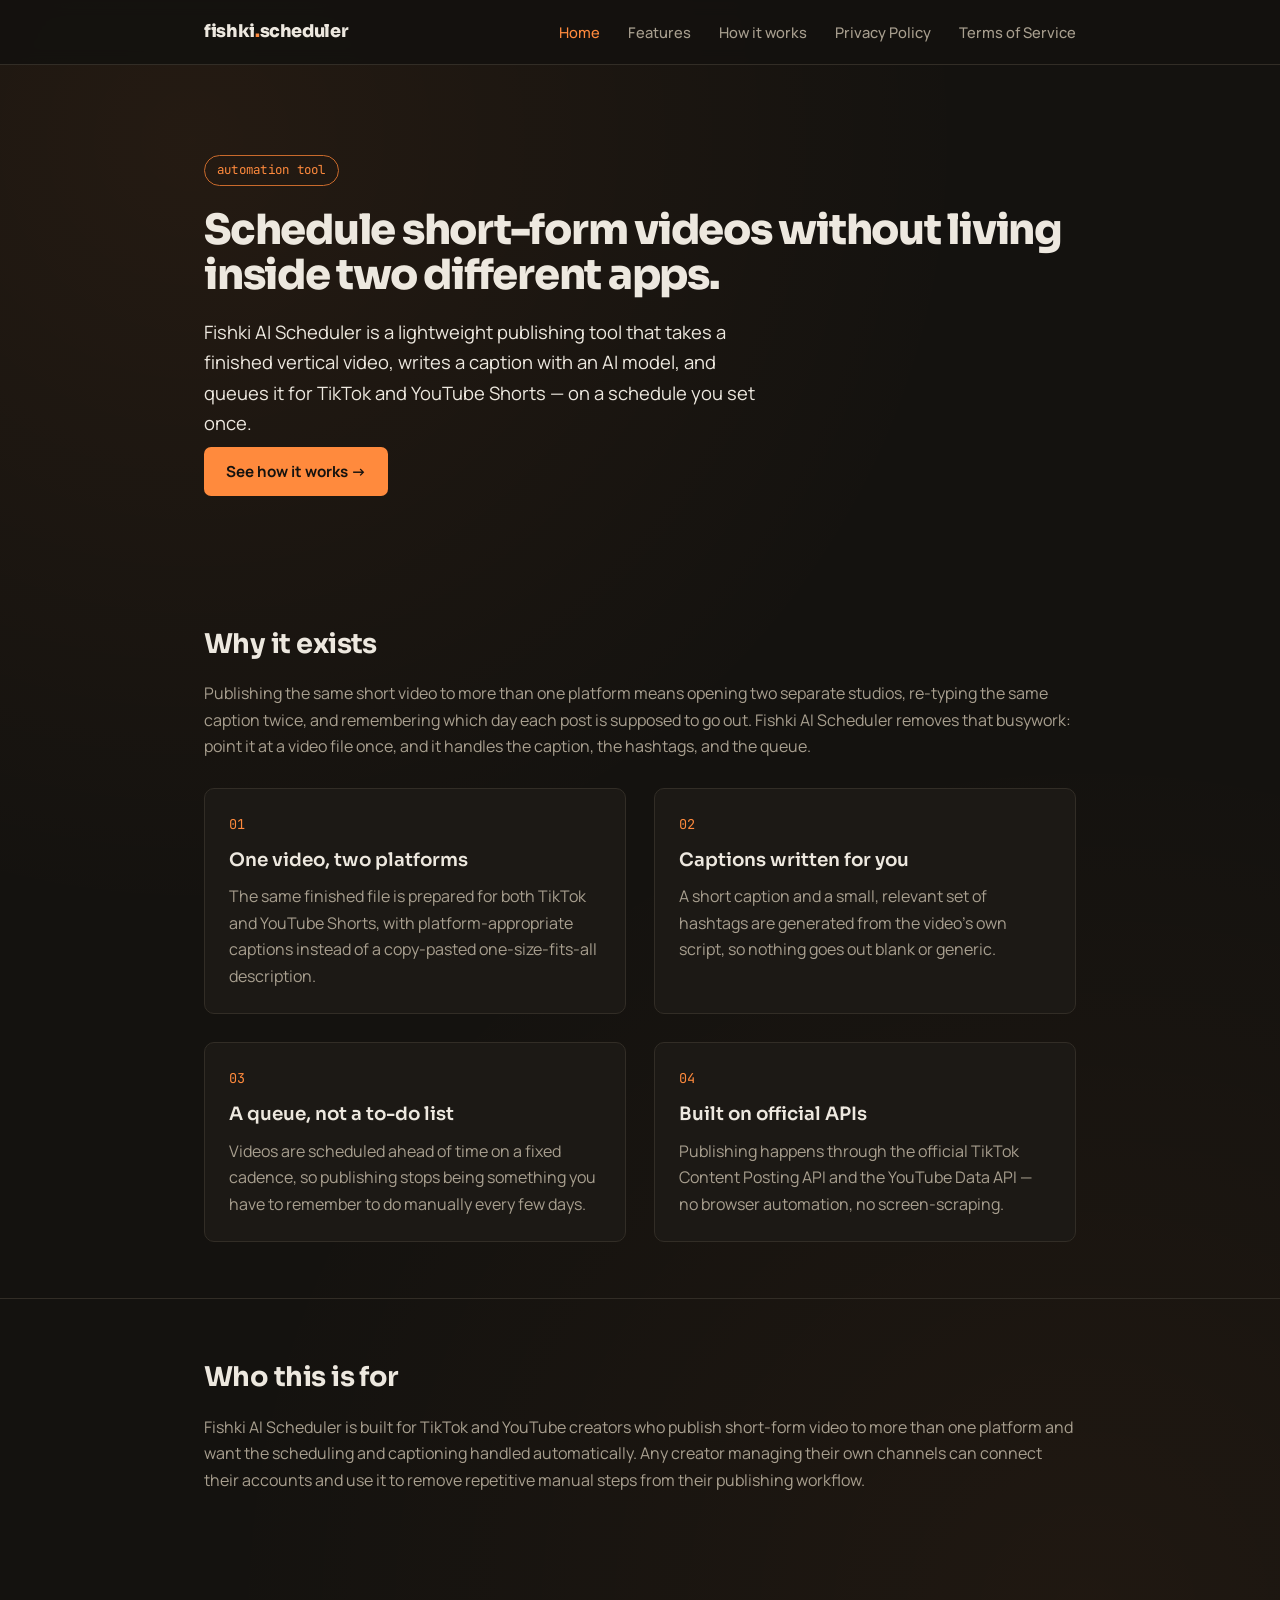
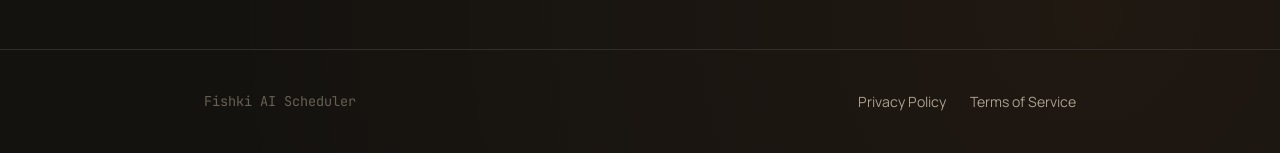
<file: index.html>
<!DOCTYPE html>
<html lang="en">
<head>
<meta charset="UTF-8">
<meta name="viewport" content="width=device-width, initial-scale=1">
  <link rel="icon" href="favicon.jpg">
<title>Fishki AI Scheduler — automated video publishing tool</title>
<meta name="description" content="Fishki AI Scheduler is a lightweight automation tool for scheduling and publishing short-form videos to TikTok and YouTube Shorts.">
<link rel="stylesheet" href="styles.css">
</head>
<body>

<nav>
  <div class="wrap">
    <a href="index.html" class="logo">fishki<span>.</span>scheduler</a>
    <div class="navlinks">
      <a href="index.html" class="active">Home</a>
      <a href="features.html">Features</a>
      <a href="how-it-works.html">How it works</a>
      <a href="privacy.html">Privacy Policy</a>
      <a href="terms.html">Terms of Service</a>
    </div>
  </div>
</nav>

<header class="hero">
  <div class="wrap">
    <div class="tag">automation tool</div>
    <h1>Schedule short-form videos without living inside two different apps.</h1>
    <p class="lead">Fishki AI Scheduler is a lightweight publishing tool that takes a finished vertical video, writes a caption with an AI model, and queues it for TikTok and YouTube Shorts — on a schedule you set once.</p>
    <a href="how-it-works.html" class="btn">See how it works →</a>
  </div>
</header>

<section>
  <div class="wrap">
    <h2>Why it exists</h2>
    <p>Publishing the same short video to more than one platform means opening two separate studios, re-typing the same caption twice, and remembering which day each post is supposed to go out. Fishki AI Scheduler removes that busywork: point it at a video file once, and it handles the caption, the hashtags, and the queue.</p>
    <div class="grid">
      <div class="card">
        <span class="num">01</span>
        <h3>One video, two platforms</h3>
        <p>The same finished file is prepared for both TikTok and YouTube Shorts, with platform-appropriate captions instead of a copy-pasted one-size-fits-all description.</p>
      </div>
      <div class="card">
        <span class="num">02</span>
        <h3>Captions written for you</h3>
        <p>A short caption and a small, relevant set of hashtags are generated from the video's own script, so nothing goes out blank or generic.</p>
      </div>
      <div class="card">
        <span class="num">03</span>
        <h3>A queue, not a to-do list</h3>
        <p>Videos are scheduled ahead of time on a fixed cadence, so publishing stops being something you have to remember to do manually every few days.</p>
      </div>
      <div class="card">
        <span class="num">04</span>
        <h3>Built on official APIs</h3>
        <p>Publishing happens through the official TikTok Content Posting API and the YouTube Data API — no browser automation, no screen-scraping.</p>
      </div>
    </div>
  </div>
</section>

<section>
  <div class="wrap">
    <h2>Who this is for</h2>
    <p>Fishki AI Scheduler is built for TikTok and YouTube creators who publish short-form video to more than one platform and want the scheduling and captioning handled automatically. Any creator managing their own channels can connect their accounts and use it to remove repetitive manual steps from their publishing workflow.</p>
  </div>
</section>

<footer>
  <div class="wrap">
    <div class="fmuted">Fishki AI Scheduler</div>
    <div class="flinks">
      <a href="privacy.html">Privacy Policy</a>
      <a href="terms.html">Terms of Service</a>
    </div>
  </div>
</footer>

</body>
</html>
</file>
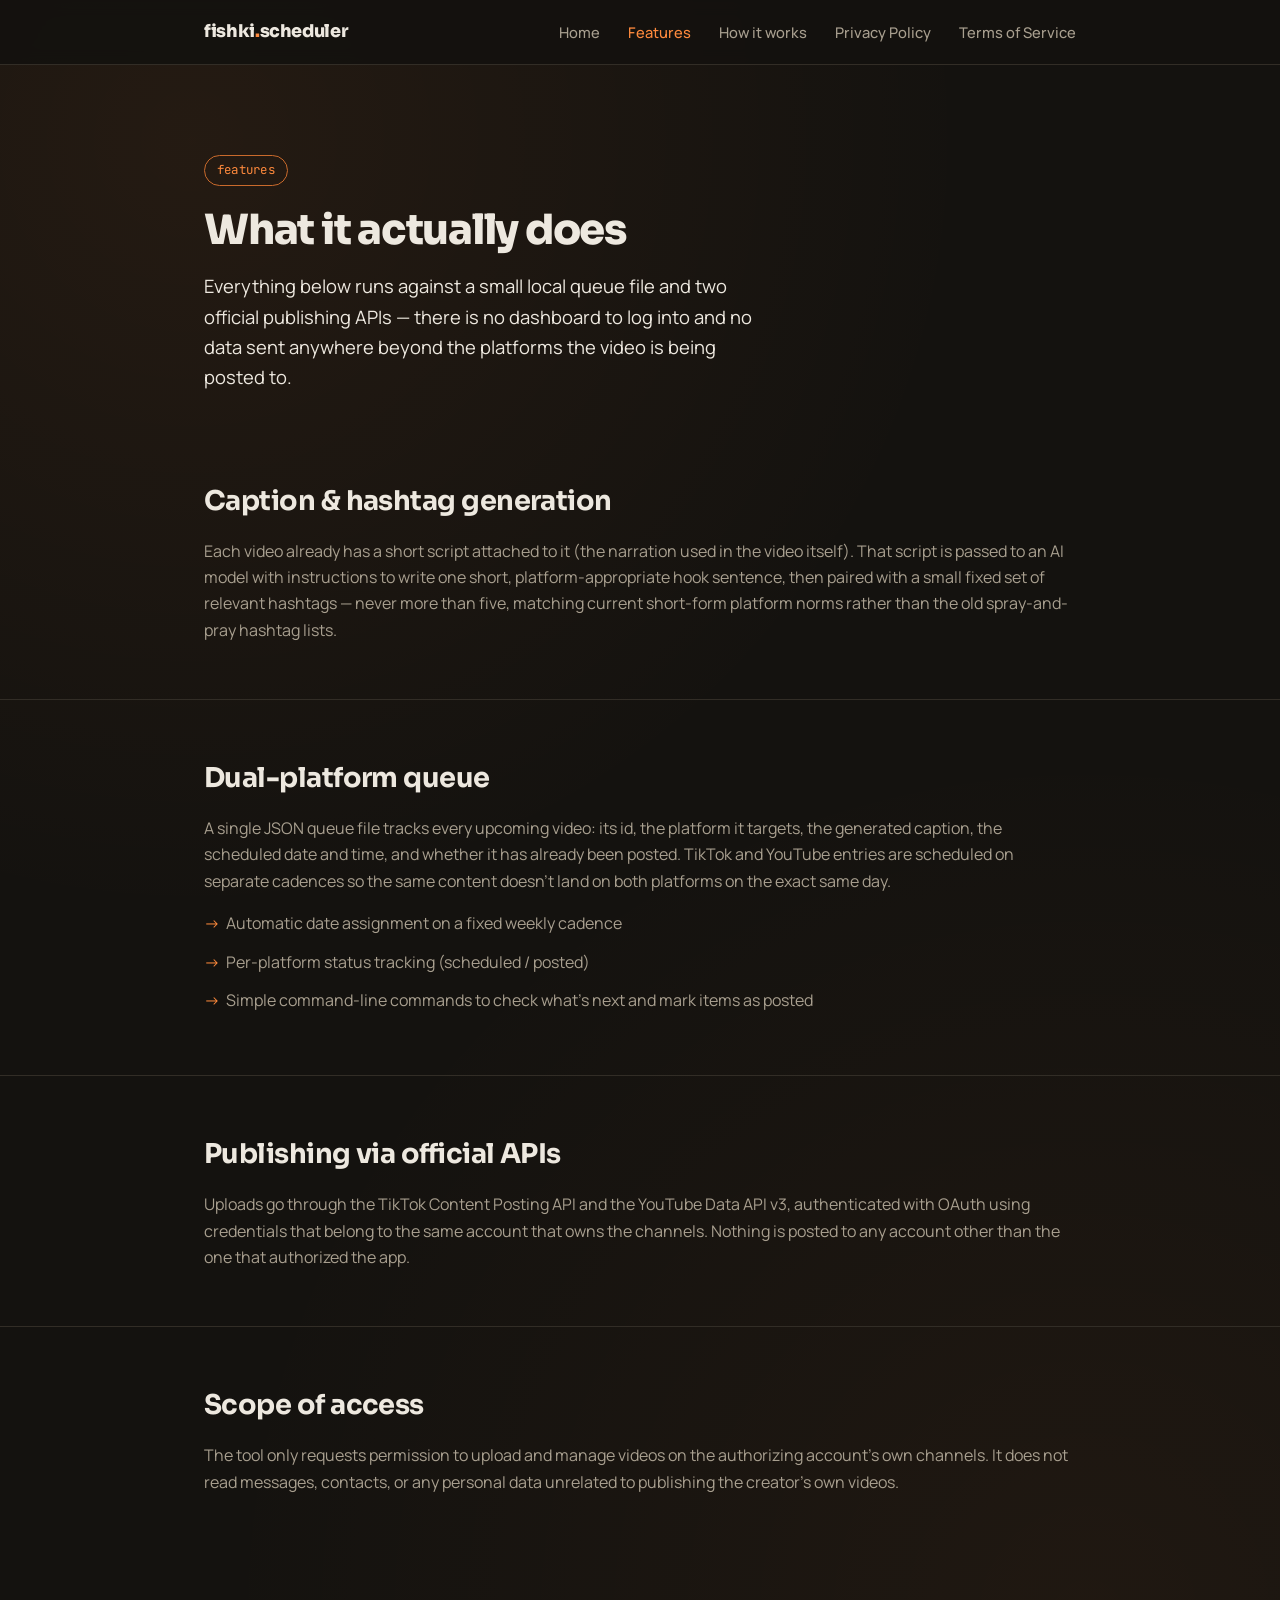
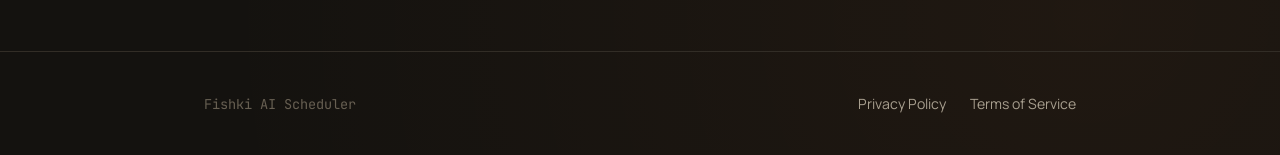
<file: features.html>
<!DOCTYPE html>
<html lang="en">
<head>
<meta charset="UTF-8">
<meta name="viewport" content="width=device-width, initial-scale=1">
  <link rel="icon" href="favicon.jpg">
<title>Features — Fishki AI Scheduler</title>
<meta name="description" content="What Fishki AI Scheduler actually does: caption generation, dual-platform queueing, and scheduled publishing via official APIs.">
<link rel="stylesheet" href="styles.css">
</head>
<body>

<nav>
  <div class="wrap">
    <a href="index.html" class="logo">fishki<span>.</span>scheduler</a>
    <div class="navlinks">
      <a href="index.html">Home</a>
      <a href="features.html" class="active">Features</a>
      <a href="how-it-works.html">How it works</a>
      <a href="privacy.html">Privacy Policy</a>
      <a href="terms.html">Terms of Service</a>
    </div>
  </div>
</nav>

<header class="hero" style="padding-bottom: 30px;">
  <div class="wrap">
    <div class="tag">features</div>
    <h1>What it actually does</h1>
    <p class="lead">Everything below runs against a small local queue file and two official publishing APIs — there is no dashboard to log into and no data sent anywhere beyond the platforms the video is being posted to.</p>
  </div>
</header>

<section>
  <div class="wrap">
    <h2>Caption &amp; hashtag generation</h2>
    <p>Each video already has a short script attached to it (the narration used in the video itself). That script is passed to an AI model with instructions to write one short, platform-appropriate hook sentence, then paired with a small fixed set of relevant hashtags — never more than five, matching current short-form platform norms rather than the old spray-and-pray hashtag lists.</p>
  </div>
</section>

<section>
  <div class="wrap">
    <h2>Dual-platform queue</h2>
    <p>A single JSON queue file tracks every upcoming video: its id, the platform it targets, the generated caption, the scheduled date and time, and whether it has already been posted. TikTok and YouTube entries are scheduled on separate cadences so the same content doesn't land on both platforms on the exact same day.</p>
    <ul class="plain">
      <li>Automatic date assignment on a fixed weekly cadence</li>
      <li>Per-platform status tracking (scheduled / posted)</li>
      <li>Simple command-line commands to check what's next and mark items as posted</li>
    </ul>
  </div>
</section>

<section>
  <div class="wrap">
    <h2>Publishing via official APIs</h2>
    <p>Uploads go through the TikTok Content Posting API and the YouTube Data API v3, authenticated with OAuth using credentials that belong to the same account that owns the channels. Nothing is posted to any account other than the one that authorized the app.</p>
  </div>
</section>

<section>
  <div class="wrap">
    <h2>Scope of access</h2>
    <p>The tool only requests permission to upload and manage videos on the authorizing account's own channels. It does not read messages, contacts, or any personal data unrelated to publishing the creator's own videos.</p>
  </div>
</section>

<footer>
  <div class="wrap">
    <div class="fmuted">Fishki AI Scheduler</div>
    <div class="flinks">
      <a href="privacy.html">Privacy Policy</a>
      <a href="terms.html">Terms of Service</a>
    </div>
  </div>
</footer>

</body>
</html>
</file>
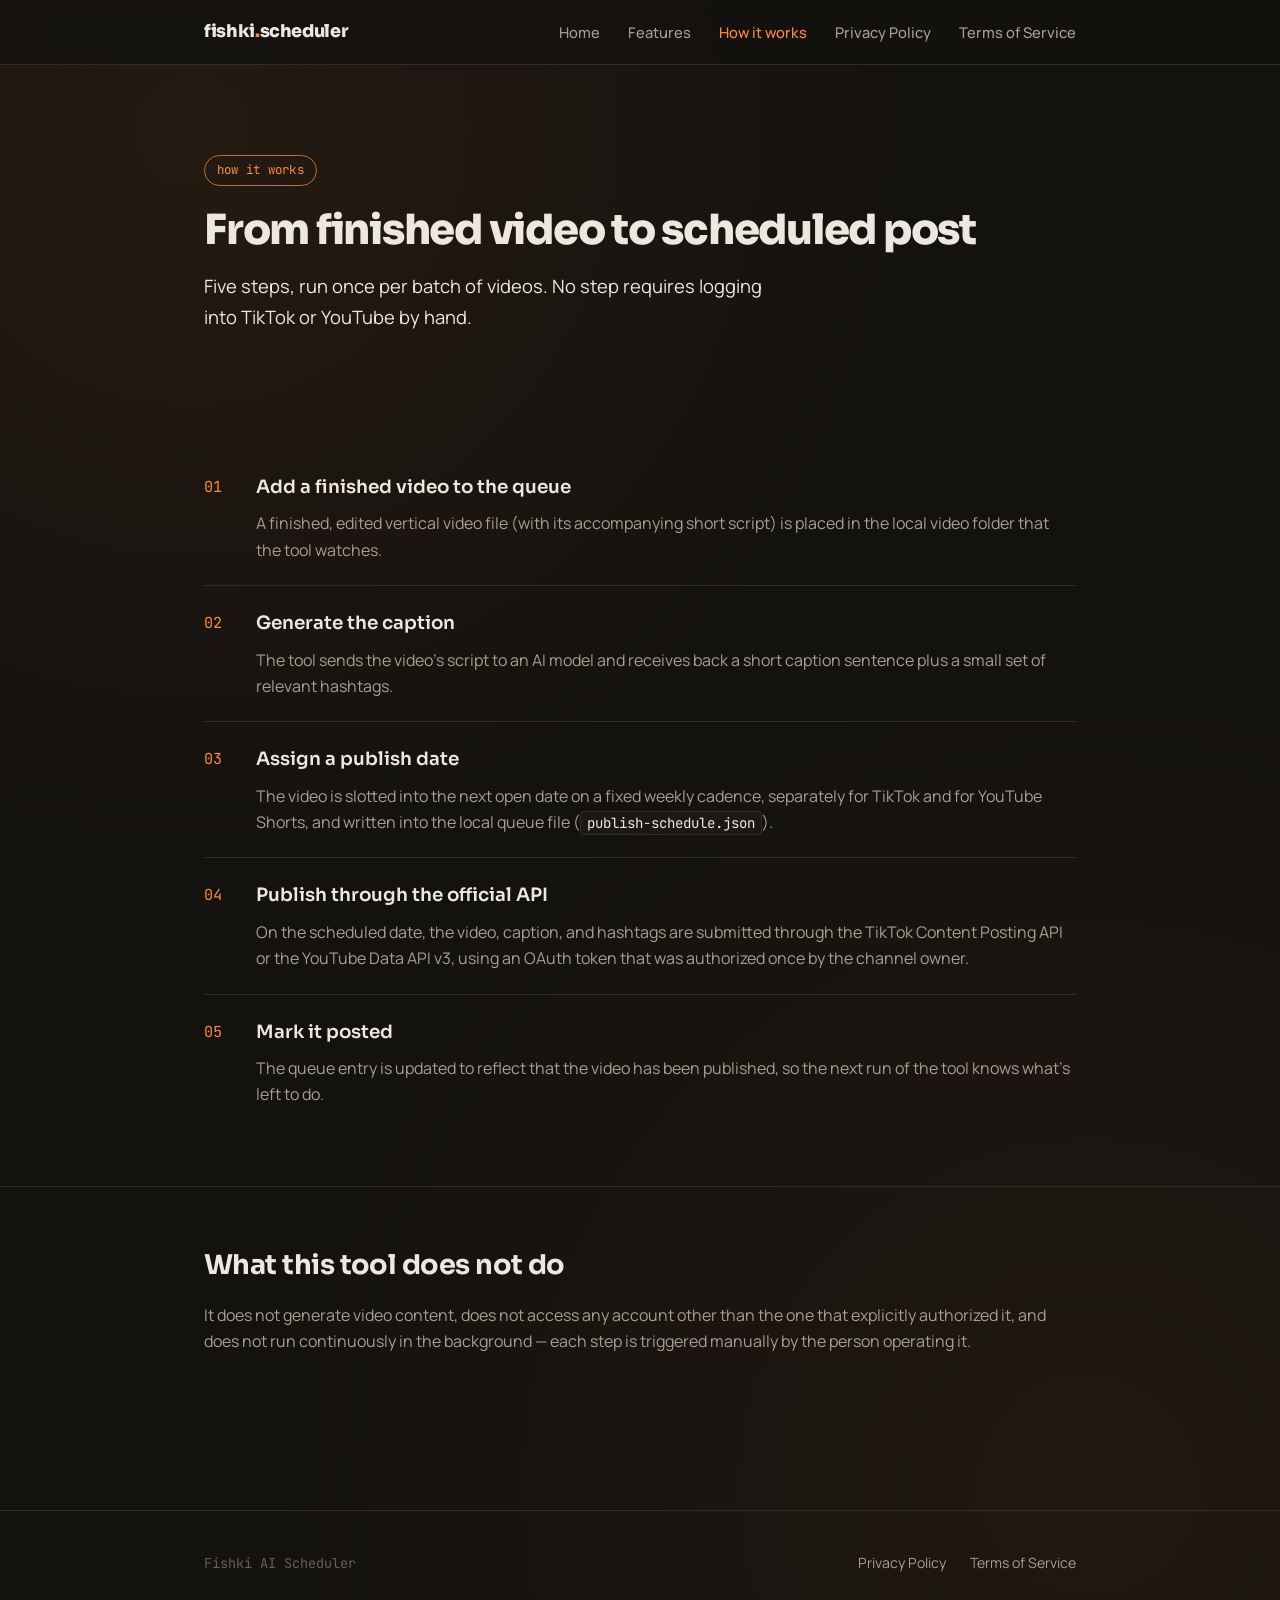
<file: how-it-works.html>
<!DOCTYPE html>
<html lang="en">
<head>
<meta charset="UTF-8">
<meta name="viewport" content="width=device-width, initial-scale=1">
  <link rel="icon" href="favicon.jpg">
<title>How it works — Fishki AI Scheduler</title>
<meta name="description" content="The end-to-end workflow of Fishki AI Scheduler, from finished video file to a scheduled post on TikTok and YouTube Shorts.">
<link rel="stylesheet" href="styles.css">
</head>
<body>

<nav>
  <div class="wrap">
    <a href="index.html" class="logo">fishki<span>.</span>scheduler</a>
    <div class="navlinks">
      <a href="index.html">Home</a>
      <a href="features.html">Features</a>
      <a href="how-it-works.html" class="active">How it works</a>
      <a href="privacy.html">Privacy Policy</a>
      <a href="terms.html">Terms of Service</a>
    </div>
  </div>
</nav>

<header class="hero" style="padding-bottom: 30px;">
  <div class="wrap">
    <div class="tag">how it works</div>
    <h1>From finished video to scheduled post</h1>
    <p class="lead">Five steps, run once per batch of videos. No step requires logging into TikTok or YouTube by hand.</p>
  </div>
</header>

<section>
  <div class="wrap">
    <div class="steps">
      <div class="step">
        <div class="step-num">01</div>
        <div>
          <h3>Add a finished video to the queue</h3>
          <p>A finished, edited vertical video file (with its accompanying short script) is placed in the local video folder that the tool watches.</p>
        </div>
      </div>
      <div class="step">
        <div class="step-num">02</div>
        <div>
          <h3>Generate the caption</h3>
          <p>The tool sends the video's script to an AI model and receives back a short caption sentence plus a small set of relevant hashtags.</p>
        </div>
      </div>
      <div class="step">
        <div class="step-num">03</div>
        <div>
          <h3>Assign a publish date</h3>
          <p>The video is slotted into the next open date on a fixed weekly cadence, separately for TikTok and for YouTube Shorts, and written into the local queue file (<span class="inline-code">publish-schedule.json</span>).</p>
        </div>
      </div>
      <div class="step">
        <div class="step-num">04</div>
        <div>
          <h3>Publish through the official API</h3>
          <p>On the scheduled date, the video, caption, and hashtags are submitted through the TikTok Content Posting API or the YouTube Data API v3, using an OAuth token that was authorized once by the channel owner.</p>
        </div>
      </div>
      <div class="step">
        <div class="step-num">05</div>
        <div>
          <h3>Mark it posted</h3>
          <p>The queue entry is updated to reflect that the video has been published, so the next run of the tool knows what's left to do.</p>
        </div>
      </div>
    </div>
  </div>
</section>

<section>
  <div class="wrap">
    <h2>What this tool does not do</h2>
    <p>It does not generate video content, does not access any account other than the one that explicitly authorized it, and does not run continuously in the background — each step is triggered manually by the person operating it.</p>
  </div>
</section>

<footer>
  <div class="wrap">
    <div class="fmuted">Fishki AI Scheduler</div>
    <div class="flinks">
      <a href="privacy.html">Privacy Policy</a>
      <a href="terms.html">Terms of Service</a>
    </div>
  </div>
</footer>

</body>
</html>
</file>
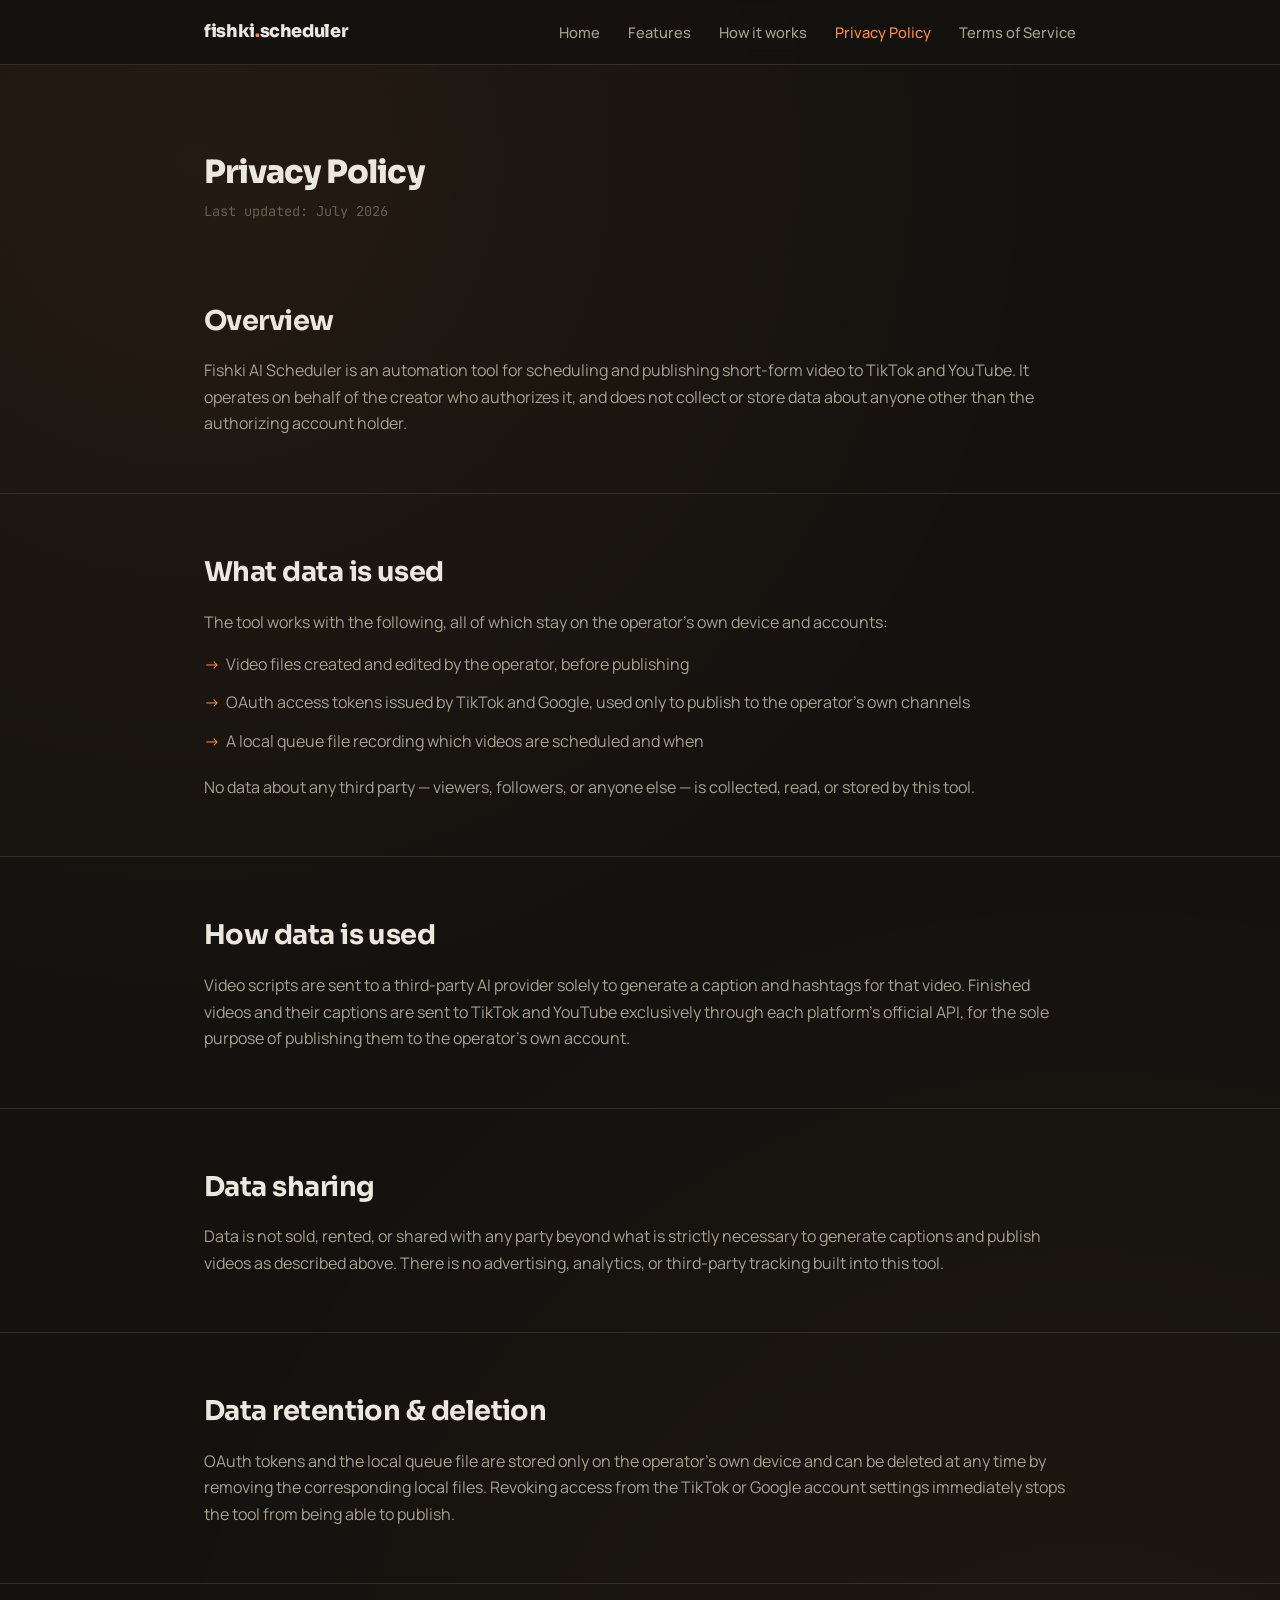
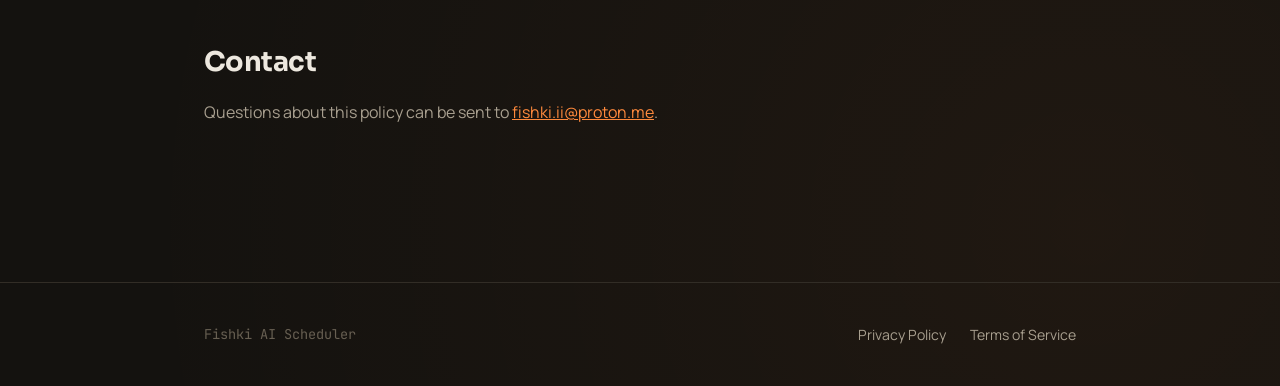
<file: privacy.html>
<!DOCTYPE html>
<html lang="en">
<head>
<meta charset="UTF-8">
<meta name="viewport" content="width=device-width, initial-scale=1">
  <link rel="icon" href="favicon.jpg">
<title>Privacy Policy — Fishki AI Scheduler</title>
<link rel="stylesheet" href="styles.css">
</head>
<body>

<nav>
  <div class="wrap">
    <a href="index.html" class="logo">fishki<span>.</span>scheduler</a>
    <div class="navlinks">
      <a href="index.html">Home</a>
      <a href="features.html">Features</a>
      <a href="how-it-works.html">How it works</a>
      <a href="privacy.html" class="active">Privacy Policy</a>
      <a href="terms.html">Terms of Service</a>
    </div>
  </div>
</nav>

<header class="hero" style="padding-bottom: 20px;">
  <div class="wrap">
    <h1 style="font-size: 2rem;">Privacy Policy</h1>
    <p class="fmuted" style="margin-top: 10px;">Last updated: July 2026</p>
  </div>
</header>

<section>
  <div class="wrap">
    <h2>Overview</h2>
    <p>Fishki AI Scheduler is an automation tool for scheduling and publishing short-form video to TikTok and YouTube. It operates on behalf of the creator who authorizes it, and does not collect or store data about anyone other than the authorizing account holder.</p>
  </div>
</section>

<section>
  <div class="wrap">
    <h2>What data is used</h2>
    <p>The tool works with the following, all of which stay on the operator's own device and accounts:</p>
    <ul class="plain">
      <li>Video files created and edited by the operator, before publishing</li>
      <li>OAuth access tokens issued by TikTok and Google, used only to publish to the operator's own channels</li>
      <li>A local queue file recording which videos are scheduled and when</li>
    </ul>
    <p style="margin-top: 14px;">No data about any third party — viewers, followers, or anyone else — is collected, read, or stored by this tool.</p>
  </div>
</section>

<section>
  <div class="wrap">
    <h2>How data is used</h2>
    <p>Video scripts are sent to a third-party AI provider solely to generate a caption and hashtags for that video. Finished videos and their captions are sent to TikTok and YouTube exclusively through each platform's official API, for the sole purpose of publishing them to the operator's own account.</p>
  </div>
</section>

<section>
  <div class="wrap">
    <h2>Data sharing</h2>
    <p>Data is not sold, rented, or shared with any party beyond what is strictly necessary to generate captions and publish videos as described above. There is no advertising, analytics, or third-party tracking built into this tool.</p>
  </div>
</section>

<section>
  <div class="wrap">
    <h2>Data retention &amp; deletion</h2>
    <p>OAuth tokens and the local queue file are stored only on the operator's own device and can be deleted at any time by removing the corresponding local files. Revoking access from the TikTok or Google account settings immediately stops the tool from being able to publish.</p>
  </div>
</section>

<section>
  <div class="wrap">
    <h2>Contact</h2>
    <p>Questions about this policy can be sent to <a href="mailto:fishki.ii@proton.me" style="color: var(--accent);">fishki.ii@proton.me</a>.</p>
  </div>
</section>

<footer>
  <div class="wrap">
    <div class="fmuted">Fishki AI Scheduler</div>
    <div class="flinks">
      <a href="privacy.html">Privacy Policy</a>
      <a href="terms.html">Terms of Service</a>
    </div>
  </div>
</footer>

</body>
</html>
</file>
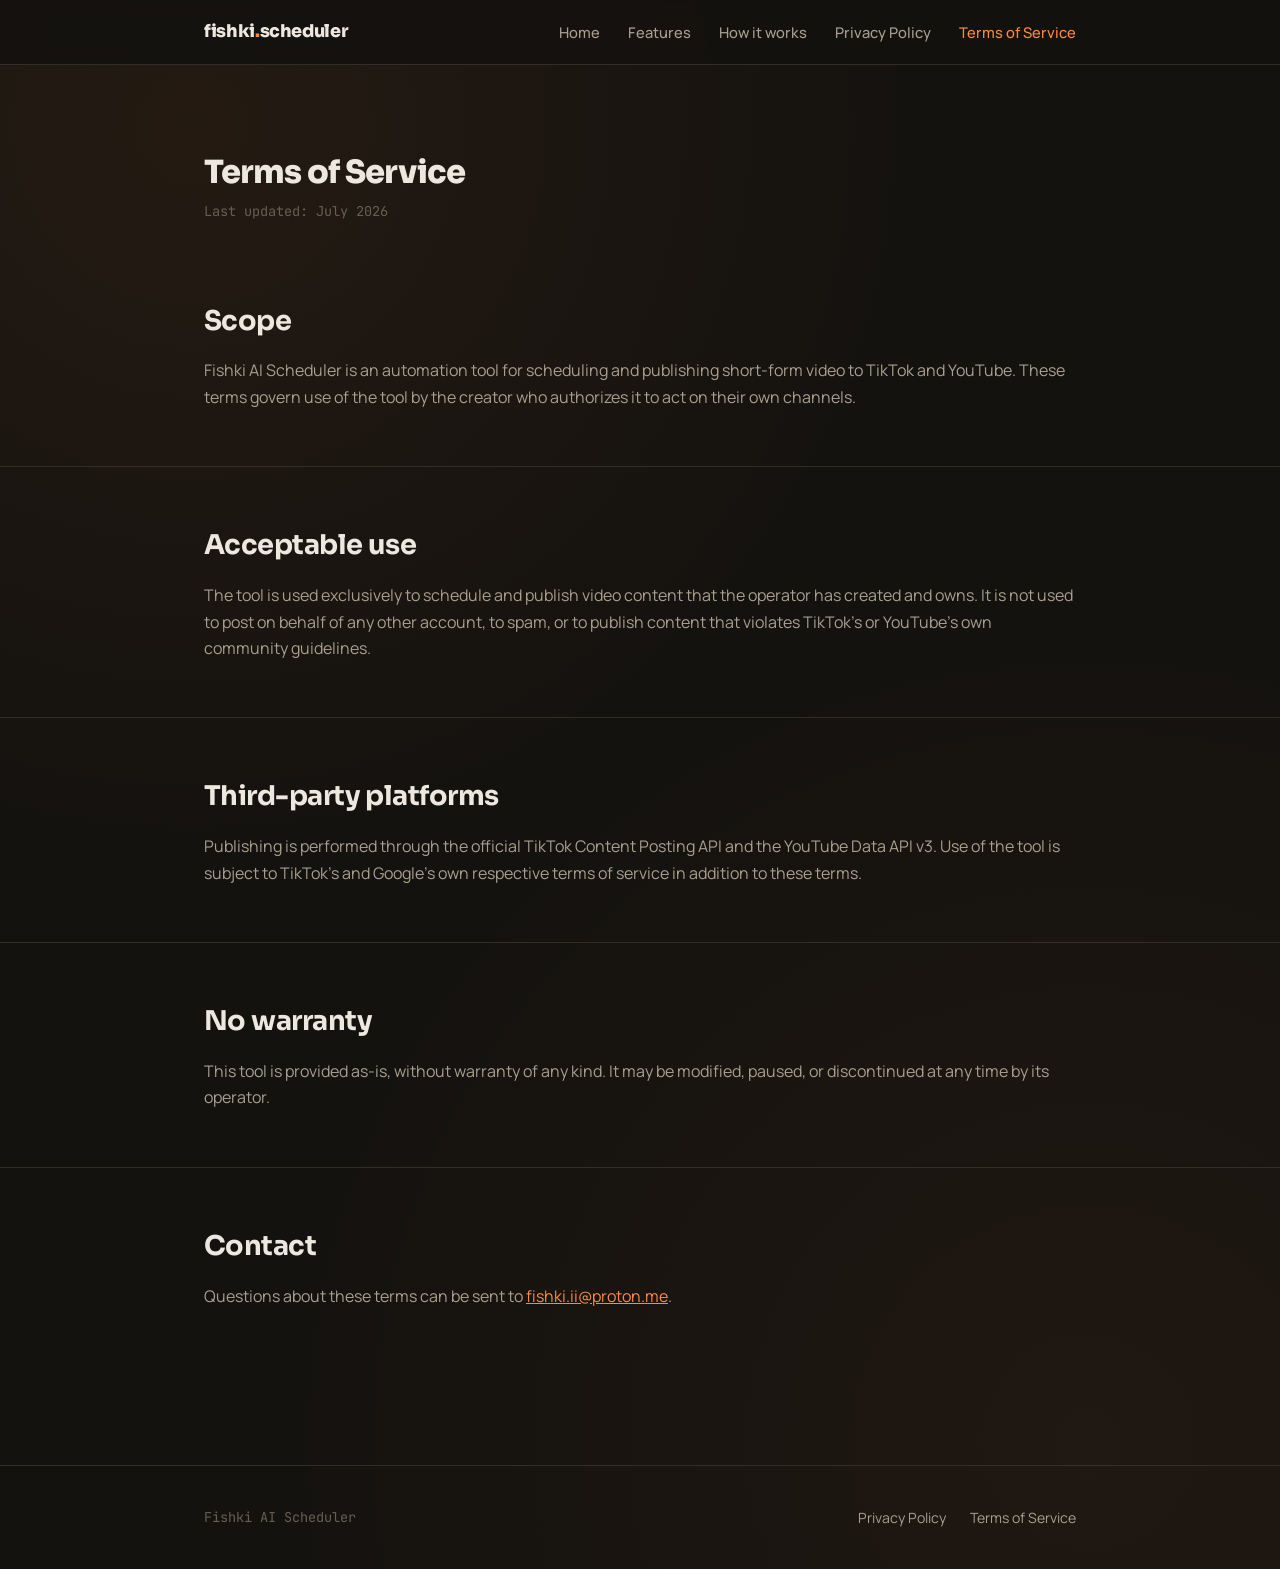
<file: terms.html>
<!DOCTYPE html>
<html lang="en">
<head>
<meta charset="UTF-8">
<meta name="viewport" content="width=device-width, initial-scale=1">
  <link rel="icon" href="favicon.jpg">
<title>Terms of Service — Fishki AI Scheduler</title>
<link rel="stylesheet" href="styles.css">
</head>
<body>

<nav>
  <div class="wrap">
    <a href="index.html" class="logo">fishki<span>.</span>scheduler</a>
    <div class="navlinks">
      <a href="index.html">Home</a>
      <a href="features.html">Features</a>
      <a href="how-it-works.html">How it works</a>
      <a href="privacy.html">Privacy Policy</a>
      <a href="terms.html" class="active">Terms of Service</a>
    </div>
  </div>
</nav>

<header class="hero" style="padding-bottom: 20px;">
  <div class="wrap">
    <h1 style="font-size: 2rem;">Terms of Service</h1>
    <p class="fmuted" style="margin-top: 10px;">Last updated: July 2026</p>
  </div>
</header>

<section>
  <div class="wrap">
    <h2>Scope</h2>
    <p>Fishki AI Scheduler is an automation tool for scheduling and publishing short-form video to TikTok and YouTube. These terms govern use of the tool by the creator who authorizes it to act on their own channels.</p>
  </div>
</section>

<section>
  <div class="wrap">
    <h2>Acceptable use</h2>
    <p>The tool is used exclusively to schedule and publish video content that the operator has created and owns. It is not used to post on behalf of any other account, to spam, or to publish content that violates TikTok's or YouTube's own community guidelines.</p>
  </div>
</section>

<section>
  <div class="wrap">
    <h2>Third-party platforms</h2>
    <p>Publishing is performed through the official TikTok Content Posting API and the YouTube Data API v3. Use of the tool is subject to TikTok's and Google's own respective terms of service in addition to these terms.</p>
  </div>
</section>

<section>
  <div class="wrap">
    <h2>No warranty</h2>
    <p>This tool is provided as-is, without warranty of any kind. It may be modified, paused, or discontinued at any time by its operator.</p>
  </div>
</section>

<section>
  <div class="wrap">
    <h2>Contact</h2>
    <p>Questions about these terms can be sent to <a href="mailto:fishki.ii@proton.me" style="color: var(--accent);">fishki.ii@proton.me</a>.</p>
  </div>
</section>

<footer>
  <div class="wrap">
    <div class="fmuted">Fishki AI Scheduler</div>
    <div class="flinks">
      <a href="privacy.html">Privacy Policy</a>
      <a href="terms.html">Terms of Service</a>
    </div>
  </div>
</footer>

</body>
</html>
</file>
<file: styles.css>
@import url('https://fonts.googleapis.com/css2?family=Sora:wght@400;600;700;800&family=Manrope:wght@400;500;600&family=JetBrains+Mono:wght@400;500&display=swap');

:root {
  --bg: #14120f;
  --bg-panel: #1c1915;
  --border: #322d26;
  --text: #ede8df;
  --text-dim: #a89f8f;
  --accent: #ff8a3d;
  --accent-dim: #c96a2c;
  --mono: 'JetBrains Mono', monospace;
  --sans: 'Manrope', sans-serif;
  --display: 'Sora', sans-serif;
}

* { box-sizing: border-box; margin: 0; padding: 0; }

body {
  background: var(--bg);
  color: var(--text);
  font-family: var(--sans);
  line-height: 1.65;
  background-image:
    radial-gradient(circle at 15% 8%, rgba(255,138,61,0.07), transparent 40%),
    radial-gradient(circle at 85% 92%, rgba(255,138,61,0.05), transparent 45%);
}

.wrap { max-width: 920px; margin: 0 auto; padding: 0 24px; }

/* Nav — все ссылки видны сразу, без гамбургера, как требует TikTok */
nav {
  border-bottom: 1px solid var(--border);
  position: sticky; top: 0; background: rgba(20,18,15,0.92);
  backdrop-filter: blur(8px); z-index: 10;
}
nav .wrap { display: flex; align-items: center; justify-content: space-between; height: 64px; }
.logo { font-family: var(--display); font-weight: 800; font-size: 1.1rem; color: var(--text); text-decoration: none; letter-spacing: -0.02em; }
.logo span { color: var(--accent); }
.navlinks { display: flex; gap: 28px; flex-wrap: wrap; }
.navlinks a { color: var(--text-dim); text-decoration: none; font-size: 0.92rem; font-weight: 500; transition: color 0.15s; }
.navlinks a:hover, .navlinks a.active { color: var(--accent); }

/* Footer — тоже дублирует Privacy/Terms, видны без всякого меню */
footer { border-top: 1px solid var(--border); margin-top: 100px; padding: 40px 0; }
footer .wrap { display: flex; justify-content: space-between; align-items: center; flex-wrap: wrap; gap: 16px; }
footer .flinks { display: flex; gap: 24px; }
footer a { color: var(--text-dim); text-decoration: none; font-size: 0.88rem; }
footer a:hover { color: var(--accent); }
.fmuted { color: #675f52; font-size: 0.85rem; font-family: var(--mono); }

/* Typography */
h1 { font-family: var(--display); font-weight: 800; font-size: 2.6rem; letter-spacing: -0.03em; line-height: 1.1; }
h2 { font-family: var(--display); font-weight: 700; font-size: 1.7rem; letter-spacing: -0.02em; margin-bottom: 14px; }
h3 { font-family: var(--display); font-weight: 600; font-size: 1.15rem; margin-bottom: 8px; }
p { color: var(--text-dim); }
p + p { margin-top: 12px; }
.lead { font-size: 1.15rem; color: var(--text); }

.tag {
  display: inline-block; font-family: var(--mono); font-size: 0.78rem;
  color: var(--accent); border: 1px solid var(--accent-dim); border-radius: 100px;
  padding: 4px 12px; margin-bottom: 22px; letter-spacing: 0.02em;
}

.hero { padding: 90px 0 70px; }
.hero p.lead { max-width: 560px; margin-top: 18px; }

section { padding: 56px 0; border-top: 1px solid var(--border); }
section:first-of-type { border-top: none; }

.grid { display: grid; grid-template-columns: 1fr 1fr; gap: 28px; margin-top: 28px; }
@media (max-width: 640px) { .grid { grid-template-columns: 1fr; } nav .wrap { height: auto; flex-direction: column; padding: 16px 24px; gap: 12px; } .navlinks { gap: 18px; } }

.card {
  background: var(--bg-panel); border: 1px solid var(--border); border-radius: 10px;
  padding: 24px;
}
.card .num { font-family: var(--mono); color: var(--accent); font-size: 0.85rem; margin-bottom: 10px; display: block; }

.steps { counter-reset: step; margin-top: 32px; }
.step { display: flex; gap: 20px; padding: 22px 0; border-top: 1px solid var(--border); }
.step:first-child { border-top: none; }
.step-num {
  font-family: var(--mono); color: var(--accent); font-size: 0.95rem;
  min-width: 32px; padding-top: 2px;
}

code, .inline-code {
  font-family: var(--mono); background: var(--bg-panel); border: 1px solid var(--border);
  border-radius: 4px; padding: 2px 6px; font-size: 0.88em; color: var(--text);
}

a.btn {
  display: inline-block; background: var(--accent); color: #14120f; font-weight: 700;
  font-family: var(--sans); padding: 12px 22px; border-radius: 7px; text-decoration: none;
  font-size: 0.95rem; margin-top: 8px;
}

ul.plain { list-style: none; margin-top: 10px; }
ul.plain li { padding: 6px 0 6px 22px; position: relative; color: var(--text-dim); }
ul.plain li::before { content: "→"; position: absolute; left: 0; color: var(--accent); }
</file>
